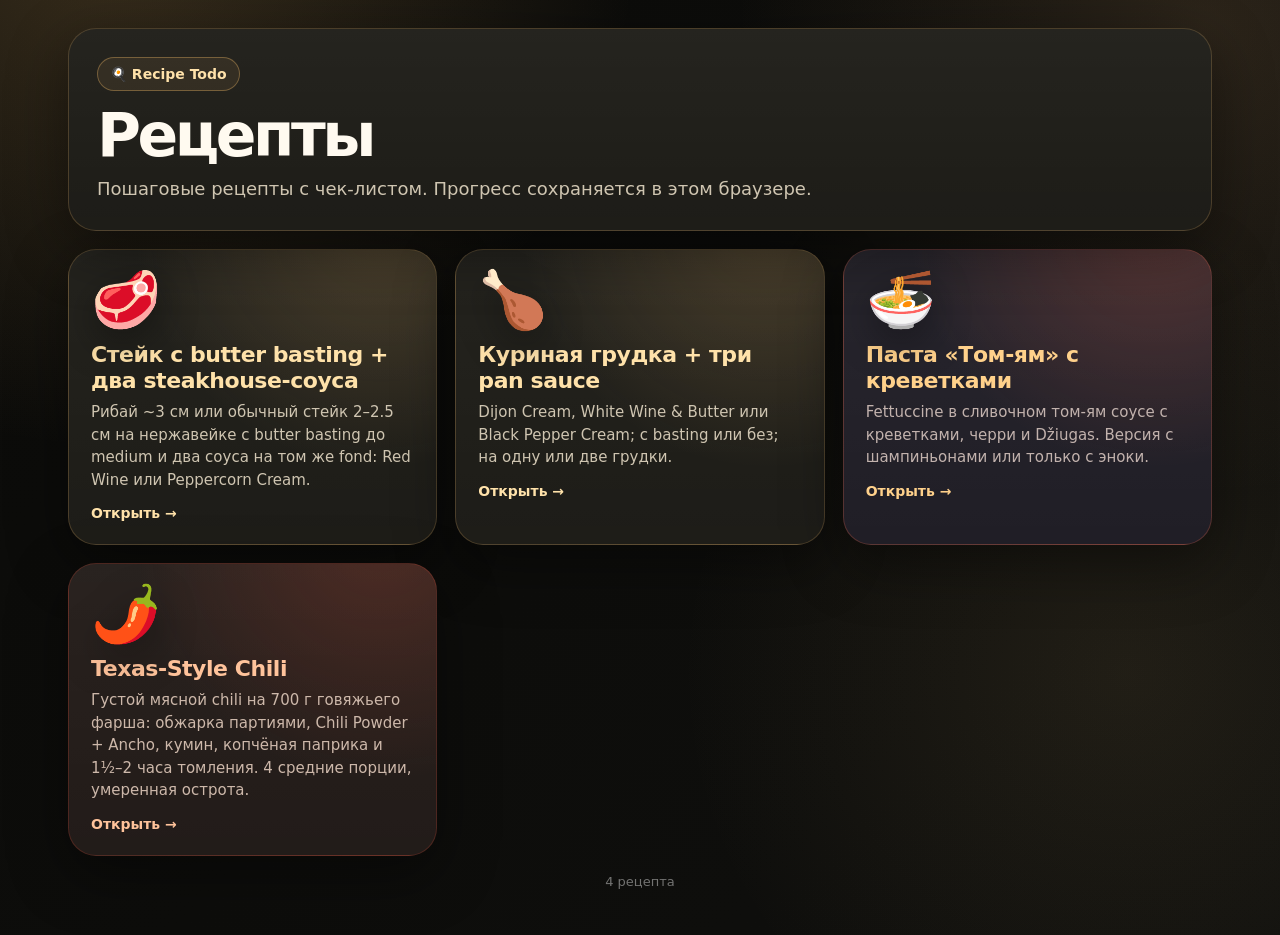
<file: index.html>
<!doctype html>
<html lang="ru">
<head>
  <meta charset="UTF-8" />
  <meta name="viewport" content="width=device-width, initial-scale=1.0, viewport-fit=cover" />
  <meta name="robots" content="noindex, nofollow" />
  <meta name="color-scheme" content="dark" />
  <meta name="theme-color" content="#0f0f0d" />
  <title>Рецепты</title>
  <link rel="icon" href="data:image/svg+xml,%3Csvg xmlns='http://www.w3.org/2000/svg' viewBox='0 0 100 100'%3E%3Ctext y='.9em' font-size='90'%3E%F0%9F%8D%B3%3C/text%3E%3C/svg%3E" />
  <link rel="stylesheet" href="assets/site.css" />
  <!-- React is served locally from assets/vendor (no CDN). Classic scripts run before the module script below. -->
  <script src="assets/vendor/react.production.min.js"></script>
  <script src="assets/vendor/react-dom.production.min.js"></script>
</head>
<body>
  <div id="root"></div>
  <script type="module">
    // Dynamic import so that an error in any module is shown on the page instead of leaving it blank.
    import("./assets/app.js").catch(err => {
      const el = document.getElementById("root");
      el.textContent = "";
      const pre = document.createElement("pre");
      pre.className = "fatal";
      pre.textContent = "Не удалось запустить приложение:\n" + ((err && err.stack) || err);
      el.appendChild(pre);
      console.error(err);
    });
  </script>
</body>
</html>
</file>
<file: assets/site.css>
/* Shared stylesheet for the recipes site.
   A theme is a set of CSS custom properties. :root holds the gold preset; the runtime (assets/app.js)
   overrides --<key> and --<key>-rgb on <html> for each recipe (see assets/themes.js).
   Rule: theme variables are leaf colors only. Derived rgba(var(--x-rgb), a) values are written inline
   in the rules that use them: a custom property that references another one resolves where it is
   declared, which would break per-card tinting on the home page. */

:root{
  --accent:#d9a85f;      --accent-rgb:217,168,95;
  --accent-3:#ffe2aa;    --accent-3-rgb:255,226,170;
  --accent-dark:#7c5428; --accent-dark-rgb:124,84,40;
  --tint-a:#dca76b;      --tint-a-rgb:220,167,107;
  --tint-b:#c9a96b;      --tint-b-rgb:201,169,107;
  --bg:#0f0f0d;          --bg-rgb:15,15,13;
  --bg-deep:#0b0b09;     --bg-deep-rgb:11,11,9;
  --panel:#191813;       --panel-rgb:25,24,19;
  --text:#fffaf0;        --text-rgb:255,250,240;
  --muted:#cfc5b1;       --muted-rgb:207,197,177;
  --on-accent:#2c1b0d;   --on-accent-rgb:44,27,13;
  --ok:#7bd39f;          --ok-rgb:123,211,159;
  --shadow:0 18px 60px rgba(0,0,0,.42);
  --radius:28px;
}

*{box-sizing:border-box}

body{
  margin:0;
  min-height:100vh;
  font-family:Inter,ui-sans-serif,system-ui,-apple-system,BlinkMacSystemFont,"Segoe UI",sans-serif;
  background:
    radial-gradient(circle at 9% -8%, rgba(var(--accent-rgb),.22), transparent 34%),
    radial-gradient(circle at 94% 3%, rgba(var(--tint-a-rgb),.15), transparent 31%),
    radial-gradient(circle at 88% 72%, rgba(var(--tint-b-rgb),.10), transparent 34%),
    linear-gradient(135deg,var(--bg-deep),var(--bg));
  color:var(--text);
}

button,input{font:inherit}
button{-webkit-tap-highlight-color:transparent}
a{color:inherit}

.app{
  width:min(1180px,100%);
  margin:0 auto;
  padding:28px 18px 46px;
}

/* ---------- Navigation ---------- */

.topbar{
  display:flex;
  align-items:center;
  gap:10px;
  margin-bottom:14px;
}

.back{
  display:inline-flex;
  align-items:center;
  gap:6px;
  min-height:40px;
  padding:9px 14px;
  border-radius:999px;
  background:rgba(255,255,255,.055);
  border:1px solid rgba(255,255,255,.08);
  color:var(--muted);
  text-decoration:none;
  font-weight:800;
  font-size:14px;
  transition:.15s ease;
}

.back:hover{
  color:var(--text);
  background:rgba(255,255,255,.09);
  transform:translateY(-1px);
}

/* ---------- Hero ---------- */

.hero{
  display:grid;
  grid-template-columns:1.25fr .75fr;
  gap:18px;
  align-items:stretch;
  margin-bottom:18px;
}

.card{
  background:linear-gradient(180deg,rgba(255,255,255,.052),rgba(255,255,255,.018)),var(--panel);
  border:1px solid rgba(var(--accent-rgb),.24);
  border-radius:var(--radius);
  box-shadow:var(--shadow);
  overflow:hidden;
}

.hero-main{padding:28px;position:relative}

.badge{
  display:inline-flex;
  align-items:center;
  gap:8px;
  padding:8px 12px;
  border:1px solid rgba(var(--accent-rgb),.40);
  border-radius:999px;
  color:var(--accent-3);
  background:rgba(var(--accent-rgb),.095);
  font-weight:800;
  font-size:14px;
}

h1{
  margin:16px 0 10px;
  font-size:clamp(32px,5vw,60px);
  line-height:.96;
  letter-spacing:-.058em;
}

.subtitle{
  font-size:18px;
  color:var(--muted);
  max-width:760px;
  line-height:1.55;
  margin:0;
}

.meta-grid{
  display:grid;
  grid-template-columns:repeat(4,1fr);
  gap:10px;
  margin-top:22px;
}

.meta{
  padding:14px 12px;
  border-radius:18px;
  background:rgba(255,255,255,.04);
  border:1px solid rgba(255,255,255,.065);
  min-width:0;
}

.meta b{
  display:block;
  font-size:18px;
  color:var(--accent-3);
  white-space:nowrap;
}

.meta span{
  display:block;
  font-size:12px;
  color:var(--muted);
  margin-top:3px;
}

.hero-side{
  padding:22px;
  display:flex;
  flex-direction:column;
  gap:16px;
  justify-content:center;
}

.plate{
  min-height:190px;
  border-radius:24px;
  border:1px solid rgba(255,255,255,.07);
  background:
    radial-gradient(circle at 50% 46%, rgba(var(--tint-a-rgb),.22), transparent 51%),
    radial-gradient(circle at 25% 24%, rgba(var(--accent-rgb),.14), transparent 34%),
    linear-gradient(135deg,rgba(var(--tint-b-rgb),.13),rgba(255,255,255,.03));
  display:flex;
  align-items:center;
  justify-content:center;
  position:relative;
  overflow:hidden;
}

.plate .big{
  font-size:88px;
  filter:drop-shadow(0 12px 20px rgba(0,0,0,.38));
}

.plate .float{
  position:absolute;
  font-size:28px;
  opacity:.34;
}

.f1{left:20px;top:18px}
.f2{right:26px;top:28px}
.f3{left:42px;bottom:22px}
.f4{right:48px;bottom:20px}
.f5{right:94px;top:90px;font-size:22px!important}

.progress-wrap{
  padding:16px;
  border-radius:20px;
  background:rgba(0,0,0,.18);
  border:1px solid rgba(255,255,255,.065);
}

.progress-top{
  display:flex;
  justify-content:space-between;
  align-items:center;
  margin-bottom:10px;
  color:var(--muted);
  font-size:14px;
  gap:10px;
}

.progress-top b{color:var(--accent-3)}

.bar{
  height:12px;
  border-radius:999px;
  background:rgba(255,255,255,.08);
  overflow:hidden;
}

.fill{
  height:100%;
  background:linear-gradient(90deg,var(--accent-dark),var(--accent),var(--accent-3));
  border-radius:999px;
  transition:width .25s ease;
}

.actions{
  display:flex;
  gap:10px;
  flex-wrap:wrap;
}

.btn{
  border:0;
  cursor:pointer;
  border-radius:16px;
  padding:11px 14px;
  color:var(--text);
  background:rgba(255,255,255,.07);
  border:1px solid rgba(255,255,255,.09);
  transition:.15s ease;
  touch-action:manipulation;
}

.btn:hover{
  transform:translateY(-1px);
  background:rgba(255,255,255,.105);
}

.btn.primary{
  background:linear-gradient(135deg,var(--accent-dark),var(--accent));
  border-color:rgba(255,255,255,.12);
  font-weight:900;
}

/* ---------- Variant pickers (portion / sauce / technique) ---------- */

.picker-group{display:block}

.picker-label{
  margin-top:16px;
  margin-bottom:-12px;
  color:var(--muted);
  font-size:12px;
  font-weight:850;
  text-transform:uppercase;
  letter-spacing:.08em;
}

.picker{
  display:inline-flex;
  gap:7px;
  padding:6px;
  margin-top:20px;
  border-radius:18px;
  background:rgba(0,0,0,.20);
  border:1px solid rgba(255,255,255,.08);
  max-width:100%;
}

.picker-option{
  border:0;
  cursor:pointer;
  min-height:42px;
  padding:10px 14px;
  border-radius:13px;
  color:var(--muted);
  background:transparent;
  font-weight:850;
  transition:.16s ease;
  white-space:nowrap;
}

.picker-option.active{
  color:var(--on-accent);
  background:linear-gradient(135deg,var(--accent-3),var(--accent));
  box-shadow:0 7px 20px rgba(0,0,0,.18);
}

/* ---------- Main layout ---------- */

.layout{
  display:grid;
  grid-template-columns:.86fr 1.14fr;
  gap:18px;
}

.section{padding:22px}

.section h2{
  margin:0 0 14px;
  font-size:24px;
  letter-spacing:-.025em;
}

.section h3{
  margin:18px 0 10px;
  font-size:16px;
  color:var(--accent-3);
  text-transform:uppercase;
  letter-spacing:.08em;
}

.kicker{
  display:flex;
  align-items:center;
  gap:8px;
  color:var(--accent-3);
  font-size:13px;
  font-weight:900;
  letter-spacing:.04em;
  margin:0 0 9px;
}

.intro{
  font-size:15px;
  margin-bottom:12px;
}

.callout{
  margin-top:12px;
  padding:12px 14px;
  border-radius:16px;
  background:rgba(var(--accent-3-rgb),.07);
  border:1px solid rgba(var(--accent-3-rgb),.14);
  color:var(--muted);
  line-height:1.48;
  font-size:14px;
}

.callout b{color:var(--accent-3)}

.callout.ok{
  background:rgba(var(--ok-rgb),.055);
  border-color:rgba(var(--ok-rgb),.16);
}

.callout.ok b{color:var(--ok)}

.ingredients{
  display:grid;
  gap:9px;
}

.ing{
  display:flex;
  align-items:center;
  justify-content:space-between;
  gap:12px;
  padding:11px 12px;
  border-radius:16px;
  background:rgba(255,255,255,.04);
  border:1px solid rgba(255,255,255,.058);
}

.ing .name{
  color:var(--text);
  line-height:1.35;
}

.ing .amount{
  color:var(--accent-3);
  font-weight:900;
  text-align:right;
  white-space:nowrap;
}

.note{
  color:var(--muted);
  line-height:1.5;
  background:rgba(var(--accent-rgb),.085);
  border:1px solid rgba(var(--accent-rgb),.17);
  padding:13px 14px;
  border-radius:18px;
  margin-top:14px;
}

.tabs{
  display:flex;
  gap:8px;
  flex-wrap:wrap;
  margin-bottom:16px;
  position:sticky;
  top:0;
  z-index:2;
  padding:2px 0 8px;
  backdrop-filter:blur(10px);
}

.tab{
  padding:10px 12px;
  border-radius:999px;
  background:rgba(255,255,255,.055);
  border:1px solid rgba(255,255,255,.080);
  color:var(--muted);
  cursor:pointer;
  min-height:40px;
}

.tab.active{
  color:var(--on-accent);
  background:linear-gradient(135deg,var(--accent-3),var(--accent));
  font-weight:950;
}

.todo-list{
  display:grid;
  gap:12px;
}

.todo{
  display:grid;
  grid-template-columns:auto 1fr auto;
  gap:13px;
  align-items:start;
  padding:16px;
  border-radius:20px;
  background:rgba(255,255,255,.04);
  border:1px solid rgba(255,255,255,.065);
  transition:.18s ease;
  cursor:pointer;
}

.todo.done{
  opacity:.64;
  background:rgba(var(--ok-rgb),.045);
  border-color:rgba(var(--ok-rgb),.16);
}

.check{
  appearance:none;
  width:28px;
  height:28px;
  border-radius:10px;
  margin:0;
  cursor:pointer;
  border:2px solid rgba(var(--accent-rgb),.67);
  background:rgba(0,0,0,.15);
  position:relative;
  flex:none;
}

.check:checked{
  background:linear-gradient(135deg,var(--accent),var(--accent-3));
  border-color:transparent;
}

.check:checked:after{
  content:"\2713";
  position:absolute;
  inset:0;
  display:flex;
  align-items:center;
  justify-content:center;
  color:var(--on-accent);
  font-weight:1000;
}

.todo-title{
  font-weight:950;
  font-size:17px;
  margin:0 0 5px;
  line-height:1.25;
}

.todo.done .todo-title{text-decoration:line-through}

.todo-desc{
  color:var(--muted);
  line-height:1.48;
  margin:0;
}

.time{
  color:var(--accent-3);
  font-size:13px;
  font-weight:950;
  padding:6px 9px;
  border-radius:999px;
  background:rgba(var(--accent-rgb),.095);
  white-space:nowrap;
}

.tips{
  display:grid;
  grid-template-columns:repeat(3,1fr);
  gap:12px;
  margin-top:18px;
}

.tip{
  padding:15px;
  border-radius:18px;
  background:rgba(255,255,255,.04);
  border:1px solid rgba(255,255,255,.058);
}

.tip b{
  display:block;
  color:var(--accent-3);
  margin-bottom:6px;
}

.tip span{
  color:var(--muted);
  line-height:1.45;
  font-size:14px;
}

.macro-grid{
  display:grid;
  grid-template-columns:1fr 1fr;
  gap:12px;
}

.macro{
  padding:14px;
  border-radius:18px;
  background:rgba(0,0,0,.16);
  border:1px solid rgba(255,255,255,.065);
}

.macro b{
  display:block;
  color:var(--accent-3);
  font-size:20px;
  line-height:1.1;
}

.macro span{
  color:var(--muted);
  font-size:13px;
}

.variant{
  margin-top:14px;
  border-radius:20px;
  background:linear-gradient(135deg,rgba(var(--tint-a-rgb),.09),rgba(var(--accent-rgb),.07));
  border:1px solid rgba(var(--accent-rgb),.18);
  padding:14px;
  color:var(--muted);
  line-height:1.5;
}

.variant b{color:var(--accent-3)}

footer{
  margin-top:18px;
  text-align:center;
  color:rgba(255,255,255,.42);
  font-size:13px;
}

/* ---------- Home page ---------- */

.home-hero{margin-bottom:18px}

.home-grid{
  display:grid;
  grid-template-columns:repeat(auto-fill,minmax(280px,1fr));
  gap:18px;
}

.home-card{
  display:block;
  padding:22px;
  color:inherit;
  text-decoration:none;
  transition:.18s ease;
  background:
    radial-gradient(circle at 85% -10%, rgba(var(--accent-rgb),.22), transparent 55%),
    linear-gradient(180deg,rgba(255,255,255,.052),rgba(255,255,255,.018)),
    var(--panel);
}

.home-card:hover,.home-card:focus-visible{
  transform:translateY(-2px);
  border-color:rgba(var(--accent-rgb),.45);
  outline:none;
}

.home-emoji{
  font-size:56px;
  line-height:1;
  margin-bottom:14px;
  filter:drop-shadow(0 12px 20px rgba(0,0,0,.38));
}

.home-card h2{
  margin:0 0 8px;
  font-size:22px;
  line-height:1.15;
  letter-spacing:-.02em;
  color:var(--accent-3);
}

.home-card p{
  margin:0;
  color:var(--muted);
  line-height:1.5;
  font-size:15px;
}

.home-card .open{
  display:inline-block;
  margin-top:14px;
  color:var(--accent-3);
  font-weight:900;
  font-size:14px;
}

/* ---------- Service screens (loading, not found, errors) ---------- */

.status{
  padding:36px 24px;
  text-align:center;
  color:var(--muted);
}

.status-icon{
  font-size:56px;
  line-height:1;
  margin-bottom:12px;
}

.status h2{
  margin:0 0 8px;
  color:var(--text);
  font-size:22px;
}

.status p{
  margin:0;
  line-height:1.5;
  overflow-wrap:anywhere;
}

.fatal{
  margin:24px;
  padding:18px;
  border-radius:18px;
  background:rgba(255,80,80,.10);
  border:1px solid rgba(255,80,80,.30);
  color:var(--text);
  font:14px/1.5 ui-monospace,SFMono-Regular,Menlo,Consolas,monospace;
  white-space:pre-wrap;
  overflow-wrap:anywhere;
}

/* ---------- Responsive ---------- */

@media(max-width:900px){
  .hero,.layout{grid-template-columns:1fr}
  .meta-grid{grid-template-columns:repeat(2,1fr)}
  .tips{grid-template-columns:1fr}
  .macro-grid{grid-template-columns:1fr 1fr}
}

@media(max-width:560px){
  .app{padding:14px 10px 30px}
  .hero{gap:12px;margin-bottom:12px}
  .layout{gap:12px}
  .hero-main,.hero-side,.section{padding:16px}
  .card{border-radius:22px}
  h1{font-size:clamp(34px,12vw,48px);letter-spacing:-.062em}
  .subtitle{font-size:16px;line-height:1.5}
  .meta-grid{grid-template-columns:1fr 1fr;gap:8px}
  .meta{padding:12px 10px;border-radius:16px}
  .meta b{font-size:16px}
  .plate{min-height:150px;border-radius:20px}
  .plate .big{font-size:72px}
  .todo{grid-template-columns:auto 1fr;padding:14px;gap:11px}
  .time{grid-column:2;justify-self:start;margin-top:2px}
  .todo-title{font-size:16px}
  .todo-desc{font-size:14px}
  .tabs{overflow-x:auto;flex-wrap:nowrap;margin-left:-2px;margin-right:-2px;padding-bottom:10px;position:relative}
  .tab{white-space:nowrap;flex:0 0 auto}
  .ing{align-items:flex-start;flex-direction:column;gap:4px;padding:12px}
  .ing .amount{text-align:left;white-space:normal}
  .macro-grid{grid-template-columns:1fr}
  .actions .btn{flex:1 1 auto}
  .picker{display:grid;grid-template-columns:1fr 1fr;width:100%}
  .picker-option{padding:10px 9px;font-size:13px;white-space:normal;line-height:1.2}
  .home-grid{grid-template-columns:1fr;gap:12px}
  .home-hero{margin-bottom:12px}
  .home-card{padding:16px}
  .home-emoji{font-size:48px}
}
</file>
